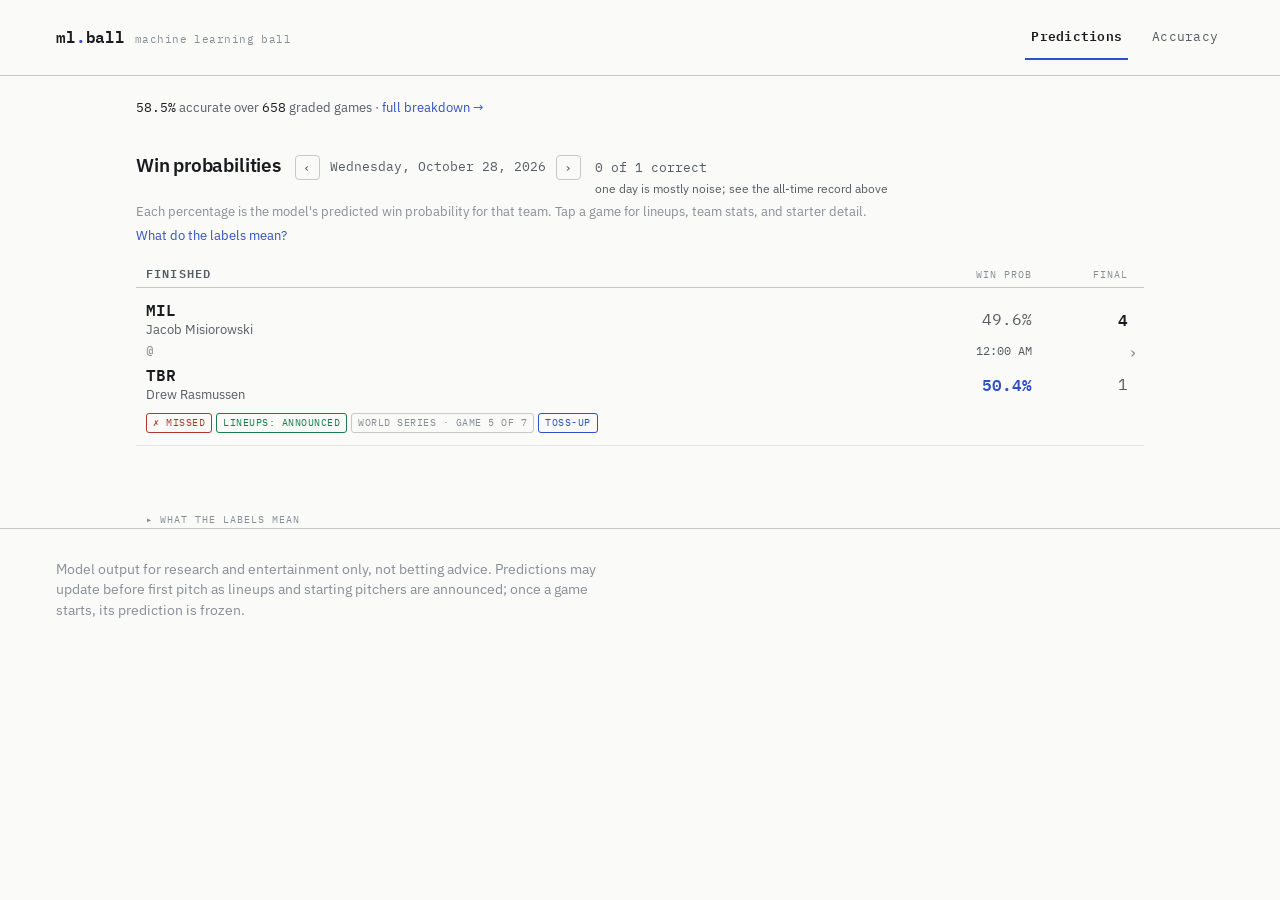
<file: index.html>
<!DOCTYPE html>
<html lang="en">
<head>
  <meta charset="utf-8" />
  <!-- Google tag (gtag.js) -->
  <script async src="https://www.googletagmanager.com/gtag/js?id=G-3453N0WTH1"></script>
  <script>
    window.dataLayer = window.dataLayer || [];
    function gtag(){dataLayer.push(arguments);}
    gtag('js', new Date());
    gtag('config', 'G-3453N0WTH1');
  </script>
  <meta name="viewport" content="width=device-width, initial-scale=1" />
  <title>ml.ball · MLB win probabilities</title>
  <meta name="description" content="Daily MLB win probabilities from a neural-network model. Every prediction is graded against final scores and published before first pitch." />
  <link rel="icon" href="data:image/svg+xml,<svg xmlns=%22http://www.w3.org/2000/svg%22 viewBox=%220 0 100 100%22><text y=%22.9em%22 font-size=%2290%22>⚾</text></svg>" />
  <link rel="preconnect" href="https://fonts.googleapis.com" />
  <link rel="preconnect" href="https://fonts.gstatic.com" crossorigin />
  <link href="https://fonts.googleapis.com/css2?family=IBM+Plex+Sans:wght@400;500;600&family=IBM+Plex+Mono:wght@400;500;600&display=swap" rel="stylesheet" />
  <link rel="stylesheet" href="assets/site.css?v=ccd7187d" />
</head>
<body>
  <header class="nav">
    <div class="brand-group">
      <a class="brand" href="./" title="machine learning ball · major league baseball">ml<span class="dot">.</span>ball</a>
      <span class="brand-sub">machine learning ball</span>
    </div>
    <nav class="tabs" aria-label="Site sections">
      <a class="tab active" href="./" aria-current="page">Predictions</a>
      <a class="tab" href="accuracy.html">Accuracy</a>
    </nav>
  </header>

  <main>
    <p class="record-line" id="record-line" hidden></p>

    <div class="section-head" id="today">
      <h2 id="slate-heading">Win probabilities</h2>
      <div class="date-nav" id="date-nav">
        <button type="button" class="nav-arrow" id="nav-prev" aria-label="Previous published date" disabled aria-disabled="true" style="display:none">‹</button>
        <span class="date" id="slate-date"></span>
        <button type="button" class="nav-arrow" id="nav-next" aria-label="Next published date" disabled aria-disabled="true" style="display:none">›</button>
        <a href="./" id="back-today" class="back-today" style="display:none">back to today →</a>
      </div>
      <span id="slate-status" class="sr-only" aria-live="polite"></span>
      <span class="day-record" id="day-record" style="display:none"><span class="day-record-count"></span><span class="day-record-note"></span></span>
    </div>
    <p class="slate-note" id="slate-note">Each percentage is the model's predicted win probability for that team. <span id="slate-note-tap">Tap a game for lineups, team stats, and starter detail.</span></p>
    <p class="slate-note legend-jump" id="legend-jump" hidden><a href="#chip-legend">What do the labels mean?</a></p>
    <div class="slate-list">
      <div class="slate-row slate-head" id="slate-head" hidden>
        <span class="col-label col-win">Win prob</span>
        <span class="col-label col-final">Final</span>
      </div>
      <section class="games" id="games"></section>
    </div>

    <details class="chip-legend" id="chip-legend" hidden>
      <summary>What the labels mean</summary>
      <div class="legend-rows">
        <div class="legend-row"><span class="flag win">✓ correct</span><span class="legend-text">the model's prediction was correct</span></div>
        <div class="legend-row"><span class="flag loss">✗ missed</span><span class="legend-text">it wasn't</span></div>
        <div class="legend-row"><span class="contested-chip">toss-up</span><span class="legend-text">the model's ten runs don't agree on a favorite: effectively a coin flip</span></div>
        <div class="legend-row"><span class="flag ok">lineups: announced</span><span class="legend-text">official starting lineups were posted before the prediction</span></div>
        <div class="legend-row"><span class="flag warn">lineups: projected</span><span class="legend-text">not posted yet, so the previous game's lineup was used</span></div>
        <div class="legend-row"><span class="flag warn">lineups: unavailable</span><span class="legend-text">no lineup data: league-average assumptions used</span></div>
        <div class="legend-row"><span class="flag warn">SP: TBD</span><span class="legend-text">a starting pitcher hadn't been named</span></div>
        <div class="legend-row"><span class="flag warn">SP: sources disagree</span><span class="legend-text">sources disagreed on the probable starter; the one shown was used</span></div>
        <div class="legend-row"><span class="flag">SP: single-source</span><span class="legend-text">the starter was named by only one source</span></div>
        <div class="legend-row"><span class="flag warn">low confidence</span><span class="legend-text">no named starter, a disputed starter, or a missing lineup: trust this number less</span></div>
      </div>
    </details>
  </main>

  <footer>
    <div class="disclaimer">
      Model output for research and entertainment only, not betting advice.
      Predictions may update before first pitch as lineups and starting
      pitchers are announced; once a game starts, its prediction is frozen.
    </div>
  </footer>

  <script src="assets/app.js?v=81176c9b" data-root="."></script>
</body>
</html>
</file>
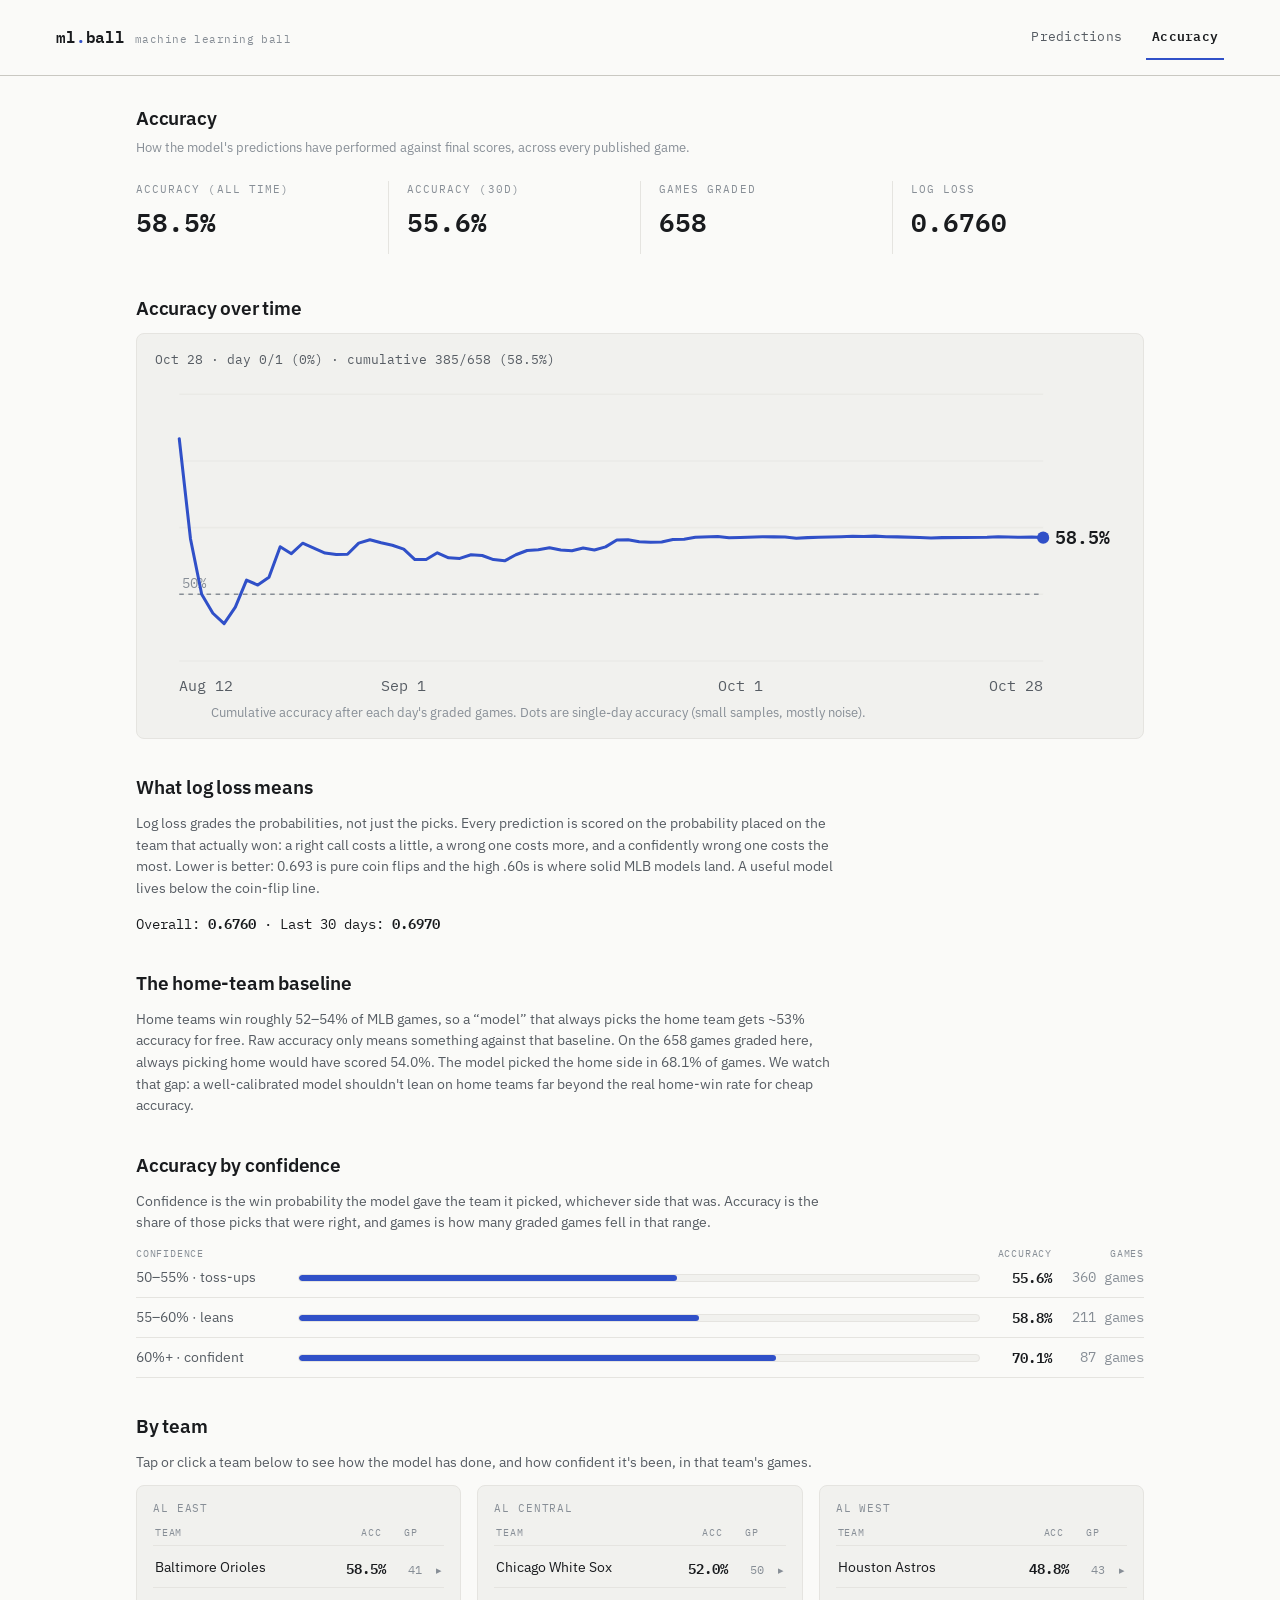
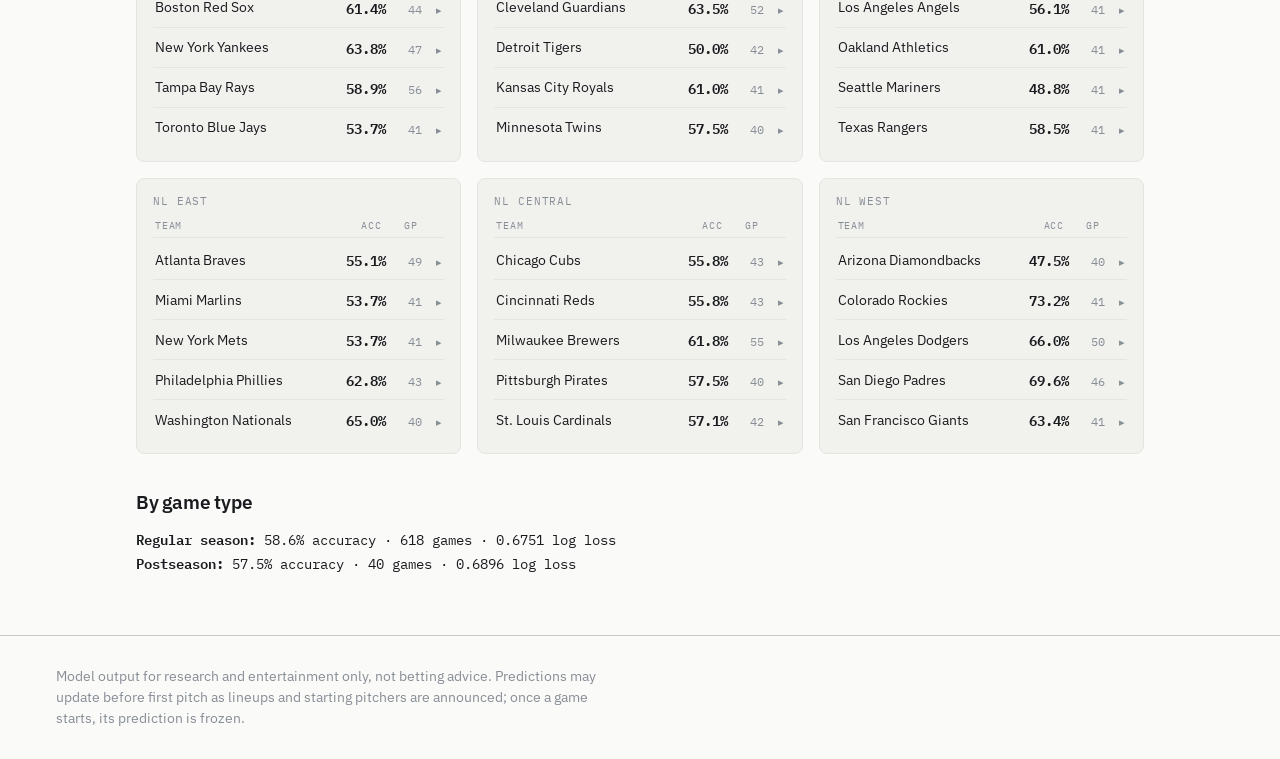
<file: accuracy.html>
<!DOCTYPE html>
<html lang="en">
<head>
  <meta charset="utf-8" />
  <!-- Google tag (gtag.js) -->
  <script async src="https://www.googletagmanager.com/gtag/js?id=G-3453N0WTH1"></script>
  <script>
    window.dataLayer = window.dataLayer || [];
    function gtag(){dataLayer.push(arguments);}
    gtag('js', new Date());
    gtag('config', 'G-3453N0WTH1');
  </script>
  <meta name="viewport" content="width=device-width, initial-scale=1" />
  <title>Accuracy · ml.ball</title>
  <meta name="description" content="How accurate are ml.ball's MLB win-probability predictions? Track record, calibration, and per-team breakdowns." />
  <link rel="icon" href="data:image/svg+xml,<svg xmlns=%22http://www.w3.org/2000/svg%22 viewBox=%220 0 100 100%22><text y=%22.9em%22 font-size=%2290%22>⚾</text></svg>" />
  <link rel="preconnect" href="https://fonts.googleapis.com" />
  <link rel="preconnect" href="https://fonts.gstatic.com" crossorigin />
  <link href="https://fonts.googleapis.com/css2?family=IBM+Plex+Sans:wght@400;500;600&family=IBM+Plex+Mono:wght@400;500;600&display=swap" rel="stylesheet" />
  <link rel="stylesheet" href="assets/site.css?v=ccd7187d" />
</head>
<body>
  <header class="nav">
    <div class="brand-group">
      <a class="brand" href="./" title="machine learning ball · major league baseball">ml<span class="dot">.</span>ball</a>
      <span class="brand-sub">machine learning ball</span>
    </div>
    <nav class="tabs" aria-label="Site sections">
      <a class="tab" href="./">Predictions</a>
      <a class="tab active" href="accuracy.html" aria-current="page">Accuracy</a>
    </nav>
  </header>

  <main id="accuracy-page">
    <div class="section-head">
      <h2>Accuracy</h2>
    </div>
    <p class="slate-note">How the model's predictions have performed against final scores, across every published game.</p>

    <section class="record-strip" aria-label="Track record">
      <div class="stat"><div class="label">Accuracy (all time)</div><div class="value" id="acc-stat-acc">-</div></div>
      <div class="stat"><div class="label">Accuracy (30d)</div><div class="value" id="acc-stat-30d">-</div></div>
      <div class="stat"><div class="label">Games graded</div><div class="value" id="acc-stat-n">-</div></div>
      <div class="stat"><div class="label">Log loss</div><div class="value" id="acc-stat-ll">-</div></div>
    </section>

    <section class="acc-section" aria-label="Accuracy over time">
      <h2>Accuracy over time</h2>
      <div class="acc-history-panel" id="acc-history-panel"></div>
    </section>

    <section class="acc-section" aria-label="What log loss means">
      <h2>What log loss means</h2>
      <p class="acc-explainer">Log loss grades the probabilities, not just the picks. Every prediction is scored on the probability placed on the team that actually won: a right call costs a little, a wrong one costs more, and a confidently wrong one costs the most. Lower is better: 0.693 is pure coin flips and the high .60s is where solid MLB models land. A useful model lives below the coin-flip line.</p>
      <div id="acc-logloss-stats"></div>
    </section>

    <section class="acc-section" aria-label="The home-team baseline">
      <h2>The home-team baseline</h2>
      <div id="acc-home-baseline"></div>
    </section>

    <section class="acc-section" aria-label="Accuracy by confidence">
      <h2>Accuracy by confidence</h2>
      <p class="acc-explainer">Confidence is the win probability the model gave the team it picked, whichever side that was. Accuracy is the share of those picks that were right, and games is how many graded games fell in that range.</p>
      <div class="acc-conf-head" id="acc-confidence-head" aria-hidden="true" hidden>
        <div class="acc-conf-head-label">Confidence</div>
        <div class="acc-conf-head-bar"></div>
        <div class="acc-conf-head-value">Accuracy</div>
        <div class="acc-conf-head-n">Games</div>
      </div>
      <div id="acc-confidence-rows"></div>
    </section>

    <section class="acc-section" aria-label="Accuracy by team">
      <h2>By team</h2>
      <p class="acc-explainer">Tap or click a team below to see how the model has done, and how confident it's been, in that team's games.</p>
      <div class="acc-team-panels" id="acc-team-panels"></div>
      <p class="stale-note" id="acc-team-stale" hidden>Not available yet. Check back soon.</p>
    </section>
  </main>

  <footer>
    <div class="disclaimer">
      Model output for research and entertainment only, not betting advice.
      Predictions may update before first pitch as lineups and starting
      pitchers are announced; once a game starts, its prediction is frozen.
    </div>
  </footer>

  <script src="assets/app.js?v=81176c9b" data-root="."></script>
</body>
</html>
</file>
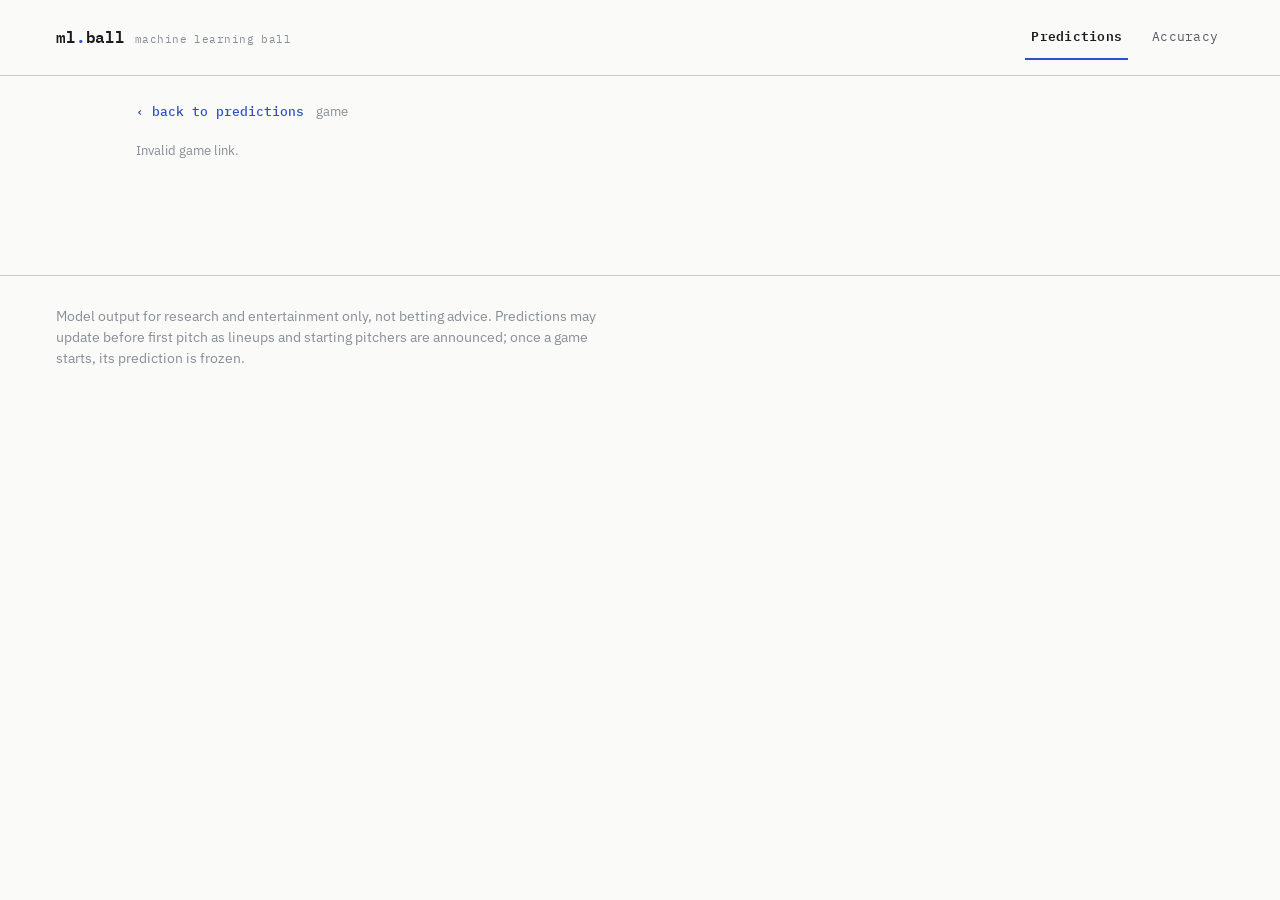
<file: game.html>
<!DOCTYPE html>
<html lang="en">
<head>
  <meta charset="utf-8" />
  <!-- Google tag (gtag.js) -->
  <script async src="https://www.googletagmanager.com/gtag/js?id=G-3453N0WTH1"></script>
  <script>
    window.dataLayer = window.dataLayer || [];
    function gtag(){dataLayer.push(arguments);}
    gtag('js', new Date());
    gtag('config', 'G-3453N0WTH1');
  </script>
  <meta name="viewport" content="width=device-width, initial-scale=1" />
  <title>Game · ml.ball</title>
  <link rel="icon" href="data:image/svg+xml,<svg xmlns=%22http://www.w3.org/2000/svg%22 viewBox=%220 0 100 100%22><text y=%22.9em%22 font-size=%2290%22>⚾</text></svg>" />
  <link rel="preconnect" href="https://fonts.googleapis.com" />
  <link rel="preconnect" href="https://fonts.gstatic.com" crossorigin />
  <link href="https://fonts.googleapis.com/css2?family=IBM+Plex+Sans:wght@400;500;600&family=IBM+Plex+Mono:wght@400;500;600&display=swap" rel="stylesheet" />
  <link rel="stylesheet" href="assets/site.css?v=ccd7187d" />
</head>
<body>
  <header class="nav">
    <div class="brand-group">
      <a class="brand" href="./" title="machine learning ball · major league baseball">ml<span class="dot">.</span>ball</a>
      <span class="brand-sub">machine learning ball</span>
    </div>
    <nav class="tabs" aria-label="Site sections">
      <a class="tab active" href="./">Predictions</a>
      <a class="tab" href="accuracy.html">Accuracy</a>
    </nav>
  </header>

  <main class="game-detail">
    <div class="back-nav">
      <a href="./" id="crumb-home" class="back-link">‹ back to predictions</a>
      <span class="back-nav-matchup" id="crumb">game</span>
    </div>

    <section id="game-header" class="game-header"></section>

    <div id="game-sticky"></div>

    <div id="detail-empty" class="detail-empty" style="display:none"></div>

    <section id="lineups" class="detail-section"></section>
    <section id="sp-detail" class="detail-section"></section>
    <section id="team-stats" class="detail-section"></section>
    <section id="recent-form" class="detail-section"></section>
  </main>

  <footer>
    <div class="disclaimer">
      Model output for research and entertainment only, not betting advice.
      Predictions may update before first pitch as lineups and starting
      pitchers are announced; once a game starts, its prediction is frozen.
    </div>
  </footer>

  <script src="assets/app.js?v=81176c9b" data-root="."></script>
</body>
</html>
</file>
<file: assets/site.css>
/* ml.ball design system — "Ledger": light lab-report, IBM Plex Sans + Plex
   Mono, hairlines only, single cobalt accent + semantic win/loss/warning. */

:root {
  --paper: #fafaf8;
  --paper-2: #f1f1ee;
  --ink: #191b1e;
  --muted: #565c63;
  --faint: #878e96;
  --rule: #e5e4e0;
  --rule-strong: #c9c8c2;
  --accent: #3050c8;
  --win: #1a7f4e;
  --loss: #b3372f;
  --warn: #9a6b00;
  --radius: 8px;
  --nav-h: 64px;
  /* the live .nav element overwrites --nav-h on document.documentElement
     (updateNavHeightVar/initNavHeightSync in app.js), so this fallback only
     governs first paint before JS runs; --sticky-top is the single pin point
     every sticky element below the nav uses, with 8px of deliberate
     breathing room so a sticky bar reads as its own element rather than
     flush against the nav's bottom rule. */
  --sticky-top: calc(var(--nav-h, 64px) + 8px);
  --font-sans: "IBM Plex Sans", ui-sans-serif, system-ui, sans-serif;
  --font-mono: "IBM Plex Mono", ui-monospace, "SF Mono", Menlo, monospace;
  color-scheme: light;
}

* { box-sizing: border-box; }

html { scroll-behavior: smooth; }

body {
  margin: 0;
  background: var(--paper);
  color: var(--ink);
  font-family: var(--font-sans);
  font-size: 15px;
  line-height: 1.55;
  -webkit-font-smoothing: antialiased;
}

a { color: var(--accent); text-decoration: none; }
a:hover { text-decoration: underline; text-underline-offset: 3px; }

code, .mono { font-family: var(--font-mono); font-size: 0.92em; }

/* ---------- nav ---------- */

.nav {
  display: flex;
  align-items: center;
  justify-content: space-between;
  gap: 28px;
  padding: 15px clamp(20px, 5vw, 56px);
  border-bottom: 1px solid var(--rule-strong);
  backdrop-filter: blur(8px);
  position: sticky;
  top: 0;
  background: color-mix(in srgb, var(--paper) 94%, transparent);
  z-index: 10;
}

.brand-group { display: flex; align-items: baseline; gap: 10px; min-width: 0; }

.nav .brand {
  font-family: var(--font-mono);
  font-weight: 600;
  font-size: 16px;
  letter-spacing: -0.01em;
  color: var(--ink);
}
.nav .brand:hover { text-decoration: none; }
.nav .brand .dot { color: var(--accent); }

.brand-sub {
  font-family: var(--font-mono);
  font-size: 11px;
  color: var(--faint);
  letter-spacing: 0.04em;
  white-space: nowrap;
}

@media (max-width: 560px) {
  .brand-sub { display: none; }
}

/* ---------- page nav (index.html / accuracy.html, in-header) ---------- */

.tabs {
  display: flex;
  align-items: center;
  gap: 18px;
  flex-shrink: 0;
}

.tab {
  font-family: var(--font-mono);
  font-size: 12.5px;
  letter-spacing: 0.02em;
  color: var(--muted);
  display: inline-flex;
  align-items: center;
  padding: 12px 6px;
  border-bottom: 2px solid transparent;
}
.tab:hover { color: var(--ink); text-decoration: none; }
.tab.active { color: var(--ink); font-weight: 600; border-bottom-color: var(--accent); }
.tab:focus-visible { outline: 2px solid var(--accent); outline-offset: -2px; }

/* ---------- record strip ---------- */

.record-strip {
  max-width: 1120px;
  margin: 0 auto;
  padding: 24px clamp(20px, 5vw, 56px) 6px;
  display: grid;
  grid-template-columns: repeat(auto-fit, minmax(140px, 1fr));
}

.stat { padding: 0 18px 12px 0; }
.stat + .stat { border-left: 1px solid var(--rule); padding-left: 18px; }
.stat .label { font-family: var(--font-mono); font-size: 10.5px; letter-spacing: 0.1em; text-transform: uppercase; color: var(--faint); }
.stat .value { font-family: var(--font-mono); font-variant-numeric: tabular-nums; font-size: 26px; font-weight: 600; margin-top: 4px; color: var(--ink); }
.stat .value small { font-size: 14px; color: var(--muted); font-weight: 400; }

/* ---------- games grid ---------- */

.section-head {
  max-width: 1120px;
  margin: 0 auto;
  padding: 28px clamp(20px, 5vw, 56px) 4px;
  display: flex;
  align-items: baseline;
  gap: 14px;
  flex-wrap: wrap;
}
.section-head h2 {
  font-family: var(--font-sans);
  font-size: 19px;
  font-weight: 600;
  letter-spacing: -0.01em;
  margin: 0;
  color: var(--ink);
}
.section-head .date { font-family: var(--font-mono); color: var(--muted); font-size: 13px; }

.slate-note {
  max-width: 1120px;
  margin: 0 auto;
  padding: 0 clamp(20px, 5vw, 56px);
  color: var(--faint);
  font-size: 12.5px;
}

.record-line {
  max-width: 1120px;
  margin: 0 auto;
  padding: 22px clamp(20px, 5vw, 56px) 4px;
  color: var(--muted);
  font-size: 13px;
}
/* defensive, mirroring .legend-jump[hidden]'s own reasoning — no author
   `display` rule is set on .record-line itself, so the UA [hidden] rule
   should already apply, but this guards against that ever changing. */
.record-line[hidden] { display: none; }
.record-line .record-line-num {
  font-family: var(--font-mono);
  font-variant-numeric: tabular-nums;
  color: var(--ink);
}

.legend-jump { margin-top: 4px; }
/* defensive, mirroring .chip-legend[hidden]'s own reasoning — no author
   `display` rule is set on .legend-jump itself, so the UA [hidden] rule
   should already apply, but this guards against that ever changing. */
.legend-jump[hidden] { display: none; }

.date-nav { display: flex; align-items: center; gap: 10px; font-family: var(--font-mono); font-size: 13px; color: var(--muted); }

.nav-arrow {
  font-family: var(--font-mono);
  font-size: 13px;
  line-height: 1;
  color: var(--muted);
  background: none;
  border: 1px solid var(--rule-strong);
  border-radius: 4px;
  width: 25px;
  height: 25px;
  display: inline-flex;
  align-items: center;
  justify-content: center;
  padding: 0;
  cursor: pointer;
}
.nav-arrow:hover:not(:disabled) { border-color: var(--ink); color: var(--ink); }
.nav-arrow:focus-visible { outline: 2px solid var(--accent); outline-offset: 1px; }
.nav-arrow:disabled {
  opacity: 0.35;
  cursor: not-allowed;
  color: var(--faint);
}

.back-today { font-size: 13px; color: var(--accent); white-space: nowrap; }
.back-today:focus-visible { outline: 2px solid var(--accent); outline-offset: 2px; }

.day-record {
  display: flex;
  flex-direction: column;
  gap: 2px;
  max-width: 100%;
}
.day-record-count { font-family: var(--font-mono); color: var(--muted); font-size: 13px; }
.day-record-note { font-family: var(--font-sans); color: var(--muted); font-size: 12px; }

/* visually hidden but still announced by screen readers (used for the
   polite live-region status next to the date line, since #games itself
   is no longer a live region — see site.css .games / app.js renderDashboard) */
.sr-only {
  position: absolute;
  width: 1px;
  height: 1px;
  padding: 0;
  margin: -1px;
  overflow: hidden;
  clip: rect(0, 0, 0, 0);
  white-space: nowrap;
  border: 0;
}

/* ---------- ledger slate (home page game list) ---------- */

.slate-list {
  max-width: 1120px;
  margin: 0 auto;
  padding: 6px clamp(20px, 5vw, 56px) 56px;
}

.games { display: block; }

.slate-row {
  display: grid;
  grid-template-columns: minmax(0, 1fr) auto auto;
  grid-template-areas:
    "away apct aruns"
    "mid  mid  ."
    "home hpct hruns"
    "flags flags flags";
  column-gap: 16px;
  align-items: start;
  padding: 12px 16px 12px 10px;
  border-bottom: 1px solid var(--rule);
  color: inherit;
}
a.slate-row:hover { background: var(--paper-2); text-decoration: none; }
a.slate-row:focus-visible { outline: 2px solid var(--accent); outline-offset: -2px; }

/* chevron affordance: CSS-only — matches only an actual <a class="slate-row">
   link (never a plain <div class="slate-row"> row for a date without
   details, and never #slate-head, which is a <div>). Placed as a grid item
   on the mid (@ + time) row, in the "." cell of the runs column
   (grid-template-areas "mid mid ." above) — vertically it lines up with the
   @/time line rather than the row's vertical center (which sits lower, past
   the flags line). `width: 0` + `overflow: visible` keeps the box from
   contributing to the runs column's own width — the glyph itself overflows
   rightward into the row's 16px right padding gutter, landing at the same
   x position the old absolutely-positioned chevron used. */
a.slate-row::after {
  content: "›" / "";
  grid-row: 2;
  grid-column: 3;
  justify-self: end;
  align-self: center;
  width: 0;
  overflow: visible;
  white-space: nowrap;
  font-family: var(--font-mono);
  color: var(--faint);
  font-size: 16px;
}
a.slate-row:hover::after { color: var(--accent); }

/* minimal column-header row (#slate-head) — shares .slate-row's own grid
   template so its two labels sit exactly over the pct/runs columns below;
   rows 2-4 of that template stay empty here, so the row collapses to a
   single visible line. Shown only when the slate renders as one flat list:
   a bucketed slate gives every section header the same labels instead (see
   .slate-section-label below and setSlateHeadVisible in app.js). */
.slate-head {
  padding: 0 16px 6px 10px;
  border-bottom-color: var(--rule-strong);
}
/* .slate-row's own `display: grid` is an author rule, so it otherwise beats
   the [hidden] UA rule's `display: none` on origin priority alone (a
   same-specificity author-vs-UA tie always goes to the author) — restated
   here to make the `el.hidden = true` toggle in setSlateHeadVisible actually
   hide the element. */
.slate-head[hidden] { display: none; }
/* the column labels themselves are shared by both carriers — the global
   #slate-head row and each per-bucket .slate-section-label header — since
   both sit on .slate-row's grid and only differ in which of them is on
   screen. Unscoped so the two can't drift apart. */
.col-label {
  font-family: var(--font-mono);
  font-size: 10px;
  letter-spacing: 0.1em;
  text-transform: uppercase;
  color: var(--faint);
  text-align: right;
  align-self: end;
}
.col-win { grid-area: apct; }
.col-final { grid-area: aruns; min-width: 80px; }

/* fully-ungraded slate: the FINAL column has nothing to show (times moved
   into the mid-line separator), so collapse its reserved width and hide the
   header label — set/removed on #games and #slate-head each render (see
   renderDashboard). Slates with at least one graded game keep the default
   80px reservation above so mixed slates stay column-aligned. The width
   half of this has to reach the per-bucket section headers inside #games
   too, since each of them reserves the same runs column its own rows do
   (slateSectionHeadHtml) and would otherwise hold 80px open while the rows
   under it collapsed to nothing. The label half doesn't: only the finished
   bucket is ever given a FINAL label, and that bucket is non-empty under
   exactly the condition (some game has a final score) that keeps .no-finals
   off in the first place, so a section header's cell is empty here anyway. */
.no-finals .runs-cell, .no-finals .col-final, .slate-head.no-finals .col-final { min-width: 0; }
.slate-head.no-finals .col-final { display: none; }

/* slate section header (slateSectionHeadHtml in app.js) — heads the
   upcoming / finished / in-progress sections, one above every non-empty
   bucket, a single-bucket day included. It carries .slate-row too, so
   the bucket name and its column labels ride the same grid as the rows
   beneath and land over the columns they name; its horizontal padding
   therefore has to match .slate-row's own (10px left, 16px right) or the
   labels drift off their columns. Each header lives inside its own
   <section class="slate-section"> wrapping that bucket's rows, so position:
   sticky constrains it to that bucket alone — it sticks under the nav while
   its own rows scroll past, then gets pushed out by the next section
   instead of the three piling up on top of each other (which is what
   happens if a sticky element's containing block is shared with its
   siblings). */
.slate-section-label {
  position: sticky;
  top: var(--sticky-top);
  z-index: 3;
  background: var(--paper);
  /* --sticky-top is nav height + 8px, and unlike the shadowed floating
     .game-sticky bar this header is flat and full-width, so that 8px reads as
     a transparent slot with row text scrolling through it. Paint it with the
     page background instead of moving the shared pin point. */
  box-shadow: 0 -8px 0 var(--paper);
  padding: 14px 16px 4px 10px;
  border-bottom: 1px solid var(--rule-strong);
}
/* the bucket name keeps the mono uppercase letter-spaced treatment this
   header has always had, but it lives on the name itself rather than on the
   container: as a container rule it inherited into the .col-label spans and
   overrode their lighter, smaller look (weight above all). */
.slate-section-label .section-name {
  grid-area: away;
  font-family: var(--font-mono);
  font-size: 11.5px;
  font-weight: 600;
  letter-spacing: 0.1em;
  text-transform: uppercase;
  color: var(--muted);
  align-self: end;
}

.team-cell { display: flex; flex-direction: column; gap: 1px; min-width: 0; }
.mcode { font-family: var(--font-mono); font-weight: 600; font-size: 16px; line-height: 1.2; color: var(--ink); }
.team-cell .sp { font-size: 12.5px; color: var(--muted); white-space: nowrap; overflow: hidden; text-overflow: ellipsis; max-width: 100%; }
.slate-row .team-cell.away { grid-area: away; }
.slate-row .team-cell.home { grid-area: home; }

.code-line { display: flex; align-items: baseline; }

/* separator row between a ledger row's away/home lines — carries the "@" of
   the standard "AWAY @ HOME" notation plus, whenever the start time is
   known (graded or not), that time right-aligned at the win-prob column
   edge (see .game-time below). Spans the away+apct columns
   (grid-template-areas "mid mid ."), leaving the FINAL column untouched. */
.slate-row .mid-line {
  grid-area: mid;
  display: flex;
  justify-content: space-between;
  align-items: baseline;
  padding: 3px 0 4px;
}
.at-sep {
  font-family: var(--font-mono);
  font-size: 13px;
  color: var(--faint);
  line-height: 1;
}

.pct-cell {
  font-family: var(--font-mono);
  font-size: 16px;
  line-height: 1.2;
  font-variant-numeric: tabular-nums;
  text-align: right;
  white-space: nowrap;
  color: var(--muted);
  font-weight: 400;
}
.pct-cell.fav { color: var(--accent); font-weight: 600; }
.slate-row .pct-cell { grid-area: apct; align-self: center; }
.slate-row .pct-cell.home { grid-area: hpct; }

.row-flags { grid-area: flags; display: flex; gap: 4px; flex-wrap: wrap; margin-top: 8px; }
.row-flags .contested-chip { margin: 0; }

.runs-cell {
  font-family: var(--font-mono);
  font-size: 16px;
  line-height: 1.2;
  font-variant-numeric: tabular-nums;
  text-align: right;
  white-space: nowrap;
  min-width: 80px;
  color: var(--ink);
  font-weight: 600;
}
.runs-cell.muted { color: var(--muted); font-weight: 400; }
.slate-row .runs-cell { grid-area: aruns; align-self: center; }
.slate-row .runs-cell.home { grid-area: hruns; }

/* game's start time (shown whether or not the game is graded) — rides the
   mid separator row alongside the "@" (see .mid-line above), right-aligned
   at the win-prob column edge via .mid-line's own flex layout; no longer
   independently grid-positioned. */
.game-time {
  font-family: var(--font-mono);
  font-size: 12px;
  color: var(--muted);
}

/* legacy matchup/team layout — .matchup/.at are shared with the next-day
   preview cards (previewGameCard, which now stacks .team-cell/.mcode/.sp
   inside it for visual consistency with the ledger row above); .team/.code/
   .pct are used only by game.html's win-probability header
   (renderGameHeaderHtml) */

.matchup {
  display: flex;
  justify-content: space-between;
  align-items: center;
  margin-bottom: 4px;
}
.matchup .team-cell.away { align-items: flex-start; }
.matchup .team-cell.home { align-items: flex-end; text-align: right; }
.matchup .team-cell .sp { max-width: 140px; }
.team { display: flex; flex-direction: column; gap: 2px; min-width: 0; }
.team.away { align-items: flex-start; }
.team.home { align-items: flex-end; text-align: right; }
.team .code { font-family: var(--font-mono); font-weight: 600; font-size: 20px; letter-spacing: 0.01em; color: var(--ink); }
.team .sp { font-size: 12.5px; color: var(--muted); white-space: nowrap; overflow: hidden; text-overflow: ellipsis; max-width: 140px; }
.at { color: var(--faint); font-size: 13px; padding: 0 10px; }

.team .pct { font-family: var(--font-mono); font-size: 15px; font-weight: 600; }
.pct.fav { color: var(--accent); }
.pct.dog { color: var(--muted); font-weight: 400; }

.contested-chip {
  display: inline-block;
  font-family: var(--font-mono);
  font-size: 10px;
  letter-spacing: 0.05em;
  text-transform: uppercase;
  color: var(--accent);
  border: 1px solid var(--accent);
  border-radius: 3px;
  padding: 1.5px 6px;
  margin: 2px 0 6px;
  white-space: nowrap;
}

.flags { display: flex; gap: 6px; flex-wrap: wrap; min-height: 22px; }
.flag {
  display: inline-block;
  font-size: 10px;
  font-family: var(--font-mono);
  letter-spacing: 0.05em;
  text-transform: uppercase;
  border-radius: 3px;
  padding: 1.5px 6px;
  border: 1px solid var(--rule-strong);
  color: var(--faint);
  white-space: nowrap;
}
.flag.warn { color: var(--warn); border-color: var(--warn); }
.flag.win, .flag.result-win { color: var(--win); border-color: var(--win); }
.flag.ok { color: var(--win); border-color: var(--win); }
.flag.loss, .flag.result-loss { color: var(--loss); border-color: var(--loss); }
.flag.quiet { color: var(--faint); border-color: var(--rule); }
.flag.ps-tag { color: var(--accent); border-color: var(--accent); margin-left: 4px; }

/* ---------- chip legend (collapsible, index.html) ---------- */

.chip-legend {
  max-width: 1120px;
  margin: 10px auto 0;
  padding: 0 calc(clamp(20px, 5vw, 56px) + 10px);
  scroll-margin-top: calc(var(--nav-h, 64px) + 12px);
}
/* defensive, mirroring .slate-head[hidden]'s own reasoning — no author
   `display` rule is set on .chip-legend itself, so the UA [hidden] rule
   should already apply, but this guards against that ever changing. */
.chip-legend[hidden] { display: none; }
.chip-legend summary {
  cursor: pointer;
  font-family: var(--font-mono);
  font-size: 10px;
  letter-spacing: 0.1em;
  text-transform: uppercase;
  color: var(--faint);
  list-style: none;
}
.chip-legend summary::-webkit-details-marker { display: none; }
.chip-legend summary::before { content: "▸ " / ""; }
.chip-legend[open] summary::before { content: "▾ " / ""; }
.chip-legend summary:hover { color: var(--muted); }
.chip-legend summary:focus-visible { outline: 2px solid var(--accent); outline-offset: 2px; }
.legend-rows {
  display: grid;
  gap: 7px 0;
  padding: 10px 0 4px;
}
/* fixed 200px label column so every description starts at the same x —
   200px comfortably clears the widest chips ("SP: SOURCES DISAGREE" /
   "LINEUPS: UNAVAILABLE", both 20 chars at 10px IBM Plex Mono: ~120px of
   glyph advance + ~10px letter-spacing + 12px padding + 2px border ≈ 144px). */
.legend-row { display: grid; grid-template-columns: 200px 1fr; gap: 2px 12px; align-items: baseline; }
.legend-row > :first-child { justify-self: start; }
.legend-row .contested-chip { margin: 0; }
.legend-text { font-size: 12.5px; color: var(--muted); }

/* nested inside #games (a block container) rather than replacing it —
   span the full row width instead of collapsing into a grid column */
.empty-state { color: var(--muted); }
.empty-state .box {
  border: 1px dashed var(--rule-strong);
  border-radius: var(--radius);
  padding: 40px;
  text-align: center;
}

/* ---------- next-day preview ---------- */

.preview-banner {
  display: flex;
  align-items: center;
  gap: 10px;
  flex-wrap: wrap;
  border: 1px dashed var(--rule-strong);
  border-radius: var(--radius);
  background: var(--paper-2);
  padding: 12px 16px;
  margin-bottom: 4px;
}
.preview-banner-tag {
  font-family: var(--font-mono);
  font-size: 11px;
  font-weight: 600;
  letter-spacing: 0.08em;
  text-transform: uppercase;
  color: var(--warn);
  border: 1px solid var(--warn);
  border-radius: 999px;
  padding: 2px 10px;
  white-space: nowrap;
}
.preview-banner-copy { color: var(--muted); font-size: 13.5px; }
.preview-banner-updated { color: var(--faint); font-size: 12px; font-family: var(--font-mono); flex-basis: 100%; }

/* preview rows (previewGameCard) reuse .slate-row's grid wholesale — same
   away/apct/aruns, mid, home/hpct/hruns, flags areas — plus one full-width
   row under each team's line (adet/hdet) for that starter's own collapsed
   season expander. One shared expander at the bottom of the row read as if
   it belonged to both teams; a row per starter keeps each table attached to
   the pitcher's line directly above it. The FINAL column (aruns/hruns) is
   simply never given content here (a preview never has a result), so that
   grid track collapses to zero width on its own, same as any other empty
   grid track. */
.preview-row {
  grid-template-areas:
    "away apct aruns"
    "adet adet adet"
    "mid  mid  ."
    "home hpct hruns"
    "hdet hdet hdet"
    "flags flags flags";
  /* dashed, not solid: the same preview-vs-prediction cue the old
     .preview-card border used, now carried by the row rhythm instead of a
     card edge. */
  border-bottom-style: dashed;
  border-bottom-color: var(--rule-strong);
}

/* records + venue collapsed into one line (previewGameCard's metaHtml),
   stacked above the flag chips inside the row's own "flags" grid area
   rather than claiming a template row of its own. */
.preview-foot {
  grid-area: flags;
  display: flex;
  flex-direction: column;
  gap: 6px;
  margin-top: 8px;
}
.preview-foot .meta-row { font-size: 13px; }
.preview-foot .row-flags { margin-top: 0; }

/* the small "ERA" unit label riding a preview row's pct-cell (previewEraHtml)
   — the column has no dedicated header on this page (see the #slate-head
   discussion in app.js), so the unit rides every cell instead. */
.pct-cell .pct-unit {
  font-size: 10px;
  font-weight: 400;
  letter-spacing: 0.04em;
  text-transform: uppercase;
  color: var(--faint);
  margin-left: 3px;
}

/* collapsed season expander, one per starter (previewGameCard) — summary
   styling mirrors #chip-legend's own disclosure triangle so the two
   collapsible affordances on the site read as the same control. min-width: 0
   keeps a wide expanded table from growing the row's auto tracks out from
   under the two team lines instead of scrolling inside .table-scroll. */
.preview-det { margin-top: 4px; min-width: 0; }
.preview-det.away { grid-area: adet; }
.preview-det.home { grid-area: hdet; }
.preview-det summary {
  cursor: pointer;
  font-family: var(--font-mono);
  font-size: 10px;
  letter-spacing: 0.1em;
  text-transform: uppercase;
  color: var(--faint);
  list-style: none;
}
.preview-det summary::-webkit-details-marker { display: none; }
.preview-det summary::before { content: "▸ " / ""; }
.preview-det[open] summary::before { content: "▾ " / ""; }
.preview-det summary:hover { color: var(--muted); }
.preview-det summary:focus-visible { outline: 2px solid var(--accent); outline-offset: 2px; }

/* the 6-column season table spans the whole row width (a ledger row is much
   narrower than game.html's .detail-grid) and keeps .table-scroll's
   max-width: 100%, so at 360px it wraps/scrolls within the row rather than
   widening it. */
.preview-det-body { padding-top: 8px; }
.preview-det-body .lineup-table { margin-top: 4px; }

/* ---------- footer ---------- */

footer {
  border-top: 1px solid var(--rule-strong);
  padding: 30px clamp(20px, 5vw, 56px);
  color: var(--faint);
  font-size: 13.5px;
  display: flex;
  gap: 20px;
  flex-wrap: wrap;
  justify-content: space-between;
}
footer a { color: var(--muted); }

.disclaimer { max-width: 560px; }

/* ---------- game detail ---------- */

.game-detail {
  max-width: 1120px;
  margin: 0 auto;
  padding: 26px clamp(20px, 5vw, 56px) 80px;
}

.back-nav {
  display: flex;
  align-items: baseline;
  flex-wrap: wrap;
  gap: 4px 12px;
  margin-bottom: 18px;
}
.back-link {
  font-family: var(--font-mono);
  font-size: 13px;
  font-weight: 500;
  color: var(--accent);
  white-space: nowrap;
}
.back-link:hover { text-decoration: underline; }
.back-link:focus-visible { outline: 2px solid var(--accent); outline-offset: 2px; }
.back-nav-matchup { font-size: 13px; color: var(--faint); }

.game-header { margin-bottom: 10px; }

.micro-label {
  font-family: var(--font-mono);
  font-size: 11px;
  letter-spacing: 0.08em;
  text-transform: uppercase;
  color: var(--faint);
  margin: 0 0 6px;
}

.detail-section { margin: 34px 0; }
.detail-section h2 {
  font-family: var(--font-sans);
  font-size: 19px;
  font-weight: 600;
  letter-spacing: -0.01em;
  margin: 0 0 12px;
  color: var(--ink);
}
.detail-section h3 {
  font-family: var(--font-sans);
  font-size: 15px;
  font-weight: 600;
  margin: 0 0 10px;
  color: var(--ink);
}
.team-tag { color: var(--ink); font-weight: 600; }

/* Compact two-option switch that sits next to the numbers it changes: the
   lineup drop-downs (.row-seg) and the team stats header (.stats-seg). */
.seg {
  display: flex;
  width: fit-content;
  max-width: 100%;
  border: 1px solid var(--rule-strong);
  border-radius: var(--radius);
}
.seg-tab {
  appearance: none;
  margin: 0;
  padding: 4px 9px;
  border: 0;
  background: transparent;
  color: var(--muted);
  font-family: var(--font-mono);
  font-size: 11px;
  line-height: 14px;
  font-weight: 500;
  letter-spacing: 0.03em;
  cursor: pointer;
}
.seg-tab:first-child { border-radius: calc(var(--radius) - 1px) 0 0 calc(var(--radius) - 1px); }
.seg-tab:last-child { border-radius: 0 calc(var(--radius) - 1px) calc(var(--radius) - 1px) 0; }
.seg-tab + .seg-tab { border-left: 1px solid var(--rule-strong); }
.seg-tab:hover { background: var(--paper-2); color: var(--ink); }
.seg-tab[aria-selected="true"] { background: var(--accent); color: var(--paper); }
.seg-tab:focus-visible { outline: 2px solid var(--accent); outline-offset: 2px; }
/* the drop-down's strip: full width, equal-width cells that never wrap */
.row-seg { width: 100%; margin: 0 0 10px; }
.row-seg .seg-tab { flex: 1 1 0; padding: 4px 4px; text-align: center; white-space: nowrap; }

/* Team stats pinned bar (postseason games only): the section heading with the
   season | postseason switch pushed to its right, on one line. Pinned like the
   lineup thead: same top (just under the win-prob bar, or under the nav while
   that bar is tucked) and a z-index below .game-sticky's 5. It sticks inside
   #team-stats only, so it scrolls away with the section. Opaque, and the -8px
   shadow paints the 8px gap above the pin point the way .slate-section-label
   does. */
.stats-scope-bar {
  position: sticky;
  top: var(--detail-sticky-top, var(--sticky-top));
  z-index: 4;
  display: flex;
  align-items: center;
  gap: 10px;
  margin: 0 0 8px;
  padding: 4px 0 3px;
  background: var(--paper);
  box-shadow: 0 -8px 0 var(--paper);
}
.stats-scope-bar h2 { flex: none; margin: 0; line-height: 1.2; white-space: nowrap; }
/* the switch shrinks with the bar instead of overflowing it (tabs clip with an
   ellipsis as a last resort); the narrow-screen padding keeps them whole down
   to 320px */
.stats-scope-bar .seg { min-width: 0; margin-left: auto; }
.stats-scope-bar .seg-tab { text-transform: none; white-space: nowrap; min-width: 0; overflow: hidden; text-overflow: ellipsis; }
@media (max-width: 344px) {
  .stats-scope-bar .seg-tab { padding: 4px 4px; letter-spacing: 0; }
}

.game-meta { margin-top: 12px; display: flex; flex-direction: column; gap: 4px; }
.meta-row { font-size: 14px; color: var(--muted); }

.detail-grid {
  display: grid;
  grid-template-columns: 1fr;
  gap: 20px;
}
@media (min-width: 900px) {
  .detail-grid { grid-template-columns: 1fr 1fr; }
}

/* min-width: 0 is LOAD-BEARING — do not delete it as a no-op.
   These panels are grid items (.detail-grid) and flex items, which default to
   min-width: auto: that floors an item at its *min-content* width instead of
   letting it shrink. The SP season table is wider than a phone viewport, so
   .sp-panel's min-content is ~352px inside a 332px column at 360px wide; the
   panel then refuses to shrink, pushes the grid past the viewport, and the
   whole page scrolls sideways (measured document.scrollWidth 366 vs 360).
   min-width: 0 lets the panel shrink to its column so the wide table scrolls
   inside its own .table-scroll, which is where the scrolling belongs. */
.lineup-panel, .sp-panel, .form-col {
  min-width: 0;
  border: 1px solid var(--rule);
  border-radius: var(--radius);
  background: var(--paper-2);
  padding: 16px 18px;
}
.lineup-panel p, .sp-panel p { margin: 6px 0; font-size: 14px; color: var(--muted); }

.lineup-table {
  width: 100%;
  border-collapse: collapse;
  font-size: 13px;
  margin-top: 8px;
}
.lineup-table th, .lineup-table td {
  padding: 6px 8px;
  text-align: left;
  border-bottom: 1px solid var(--rule);
}
.lineup-table th {
  font-family: var(--font-mono);
  color: var(--faint);
  font-size: 10.5px;
  text-transform: uppercase;
  letter-spacing: 0.08em;
  font-weight: 500;
}
.lineup-table td.lg-avg { color: var(--faint); font-style: italic; }
.lineup-table .player-name {
  display: inline-block;
  max-width: 19ch;
  overflow: hidden;
  text-overflow: ellipsis;
  white-space: nowrap;
  vertical-align: bottom;
}

/* ---------- mobile-safe wide tables ---------- */

.table-scroll {
  overflow-x: auto;
  -webkit-overflow-scrolling: touch;
  max-width: 100%;
}
.table-scroll th, .table-scroll td { white-space: nowrap; }

.sp-season-table th, .sp-season-table td { text-align: center; }
.sp-season-table td.sp-row-label { text-align: left; font-family: var(--font-mono); font-size: 10.5px; letter-spacing: 0.06em; text-transform: uppercase; color: var(--faint); }

/* The collapsed lineup table (game.html) is the one table-scroll consumer
   cut down to fit 360px without horizontal scrolling (5 columns instead of
   8 — see lineupPanelHtml in app.js), so it's the one deliberately NOT
   wrapped in .table-scroll: overflow-x: auto there would compute
   overflow-y to auto too (CSS spec), turning the table into its own scroll
   container and making a sticky thead stick to that box instead of the
   viewport. Scoped to .lineup-panel so this never touches the SP tables or
   the preview page's lineup table, which still scroll and don't want a
   sticky header. z-index stays below .game-sticky's 5 so the identity bar
   always wins when both are pinned at the top at once; the var(--sticky-top)
   fallback covers the instant before JS measures the real bar (or on any
   page without one). Background is .lineup-panel's own --paper-2, fully
   opaque so rows can't ghost through underneath while scrolling. The bottom
   rule has to be an inset shadow rather than the th's border: with
   border-collapse the border is painted by the table, not the cell, so it
   doesn't travel with the sticky th in Chromium/WebKit and pinned rows
   would slide flush against the header with no separating line. */
.lineup-panel .lineup-table thead th {
  position: sticky;
  top: var(--detail-sticky-top, var(--sticky-top));
  z-index: 4;
  background: var(--paper-2);
  box-shadow: inset 0 -1px 0 var(--rule);
}

/* ---------- expandable lineup rows ---------- */

/* has-detail rows are tabindex="0", so tabbing upward would otherwise scroll
   the focused row under the pinned thead (~29px: 10.5px/1.55 line box, 6px
   padding either side, 1px rule) and the .game-sticky bar already folded
   into --detail-sticky-top. */
.lineup-table tr.lineup-row {
  scroll-margin-top: calc(var(--detail-sticky-top, var(--sticky-top)) + 44px);
}
.lineup-table tr.lineup-row.has-detail { cursor: pointer; }
.lineup-table tr.lineup-row.has-detail:hover { background: var(--paper-2); }
.lineup-table tr.lineup-row.has-detail:focus-visible { outline: 2px solid var(--accent); outline-offset: -2px; }
.lineup-table tr.lineup-row.has-detail td { padding-top: 12px; padding-bottom: 12px; }
.lineup-table tr.lineup-row.has-detail .player-name {
  text-decoration: underline dotted;
  text-decoration-color: var(--rule-strong);
  text-underline-offset: 3px;
}
.lineup-table tr.lineup-row.has-detail:hover .player-name,
.lineup-table tr.lineup-row.has-detail:focus-visible .player-name,
.lineup-table tr.lineup-row.has-detail:hover .expand-caret,
.lineup-table tr.lineup-row.has-detail:focus-visible .expand-caret {
  color: var(--accent);
}
.expand-caret { display: inline-block; margin-left: 6px; color: var(--faint); font-size: 11px; }
.lineup-table tr.row-detail > td { background: var(--paper-2); border-left: 2px solid var(--accent); padding: 10px 12px; white-space: normal; }

.row-detail-section + .row-detail-section { margin-top: 12px; }
.row-detail-heading {
  font-family: var(--font-sans);
  font-size: 12.5px;
  font-weight: 600;
  color: var(--ink);
  margin: 0 0 6px;
}
/* auto-fill wraps to whatever the available width allows: ~3-4 pairs/line
   at a 360px phone, more on desktop, zero horizontal overflow either way. */
.stat-pair-grid {
  display: grid;
  grid-template-columns: repeat(auto-fill, minmax(60px, 1fr));
  gap: 8px 10px;
}
.stat-pair { display: flex; flex-direction: column; gap: 2px; }
.stat-pair-label { font-family: var(--font-mono); font-size: 10px; letter-spacing: 0.08em; text-transform: uppercase; color: var(--faint); }
.stat-pair-val { font-family: var(--font-mono); font-variant-numeric: tabular-nums; font-size: 13px; color: var(--ink); }

.lg-avg-mark { color: var(--warn); font-family: var(--font-mono); margin-left: 2px; cursor: help; line-height: 0; }

/* the numeral and its marker are one unit: an inline-block is a line-break
   opportunity even with no whitespace before it, and these columns are
   narrow enough that the marker would otherwise drop to a second line and
   double the row's height (see lineupPanelHtml's .rate-cell comment). */
.lineup-table td.rate-cell { white-space: nowrap; }

/* the marker's 10px comes out of these two columns' own left padding rather
   than out of the name column. At 360px the name cell is the one that gives
   way, and taking ~20px off it dropped the longest names' expand caret onto
   a second line, doubling those rows' height; paying for the markers here
   keeps every row one line tall and the table inside its panel. The numerals
   are left-aligned under a left-aligned header, so the header cells take the
   same padding or they stop lining up with the column they label. */
.lineup-table th.rate-cell, .lineup-table td.rate-cell { padding-left: 4px; }

/* quintile triangles on the collapsed lineup table's AVG/OPS cells
   (lineupRateMarkHtml). The span is a fixed width and renders on every row,
   empty in the neutral case, so a column never resizes as marks come and go
   between rows and the numerals above and below stay in one line. 8px of
   glyph plus a 2px gap is the whole cost per rate column: that table was cut
   to five columns to clear 360px without a horizontal scrollbar, and it
   still does. Deliberately smaller than the numeral it sits beside, so a
   marked row reads as a number with a mark next to it rather than as a
   coloured cell. Colours are the site's existing result tokens; green-up and
   red-down mean the same thing here as on a graded pick. */
.rate-mark {
  display: inline-block;
  width: 8px;
  margin-left: 2px;
  font-size: 8px;
  line-height: 1;
  vertical-align: 1px;
}
/* cursor: help only on a marker that actually has a title to show: the
   neutral span is an empty width reservation and must not advertise a
   tooltip it doesn't have. */
.rate-mark.up, .rate-mark.down { cursor: help; }
.rate-mark.up { color: var(--win); }
.rate-mark.down { color: var(--loss); }
.stale-note.lg-avg-legend { margin-top: 4px; }

/* the visible quintile legend under the lineup grid (renderLineupsHtml) —
   the same quiet .stale-note footnote treatment as the .lg-avg-legend line
   beside it, so it explains the tables without competing with them, and the
   glyphs inside it are the table's own .rate-mark spans, so a mark in the
   legend renders identically to the one in a cell. Each glyph stays on one
   line with the words it explains while the sentence itself wraps normally:
   the legend sits under a table that has to clear 360px without a
   horizontal scrollbar, so it must never establish a width of its own. */
.stale-note.quintile-legend { margin-top: 4px; }
.quintile-legend .ql-item { white-space: nowrap; }
/* the legend's glyphs are the only .rate-mark spans with no title of their
   own (the words next to them say it instead), so they drop the help cursor
   rather than advertise a tooltip that isn't there. */
.quintile-legend .rate-mark { cursor: auto; }

/* ---------- game-detail page-level floating identity bar ---------- */

/* #game-sticky is the bar's frame, and it sits outside the page flow. It
   used to be display: contents wrapped around a position: sticky bar, which
   took its scroll travel from the tall main.game-detail around it. The bar
   now has to be able to disappear while the real win-probability block in
   #game-header is still on screen (observeGameHeader in app.js), and an
   in-flow bar can only do that by leaving a hole where it was or by
   shifting every section below it at the moment it toggles. Out of flow it
   reserves nothing in either state, so revealing it is pure paint and the
   page never jumps. left/right: 0 with auto margins, plus .game-detail's
   own max-width and page padding, reproduce that content column exactly, so
   the bar still lines up with the sections it labels — the one thing that
   has to be kept in step by hand is that padding, which is repeated in the
   small-screen pass below because .game-detail's own is. Pointer events pass
   through the frame so the gutters beside the bar stay clickable; the bar
   itself takes them back below, as it had them when it was in flow. */
#game-sticky {
  position: fixed;
  top: var(--sticky-top);
  left: 0;
  right: 0;
  z-index: 5;
  margin: 0 auto;
  max-width: 1120px;
  padding: 0 clamp(20px, 5vw, 56px);
  pointer-events: none;
  transition: opacity 160ms ease, transform 160ms ease, visibility 0s;
}

/* tucked = #game-header's own win-probability block is still on screen, so
   this bar would be repeating it a few hundred pixels further down.
   visibility (not display) is what takes it out of the focus order and out
   of the accessibility tree; the opacity and the small lift are what the
   eye sees, and both are compositor-only, so neither costs a layout on a
   phone mid-scroll. The delay on visibility here lets the fade finish
   before the bar goes away; the undelayed one on the base rule brings it
   back the instant it is revealed. Without IntersectionObserver this class
   is never applied at all (app.js), so the bar just stays visible the way
   it always was. */
#game-sticky.tucked {
  opacity: 0;
  visibility: hidden;
  transform: translateY(-4px);
  transition: opacity 160ms ease, transform 160ms ease, visibility 0s linear 160ms;
}

@media (prefers-reduced-motion: reduce) {
  #game-sticky, #game-sticky.tucked { transition: none; }
}

.game-sticky {
  position: relative;
  pointer-events: auto;
  display: flex;
  align-items: center;
  justify-content: center;
  gap: 8px;
  margin: 0;
  padding: 8px 14px;
  border: 1px solid var(--rule-strong);
  border-radius: var(--radius);
  /* solid, not translucent: a blurred/translucent bar over scrolling page
     content is what made this read as fused with the nav above it. A solid
     paper fill plus a shadow reads as one floating element instead. */
  background: var(--paper);
  box-shadow: 0 2px 8px color-mix(in srgb, var(--ink) 12%, transparent);
  font-family: var(--font-mono);
  font-size: 12.5px;
  font-weight: 600;
}

/* --sticky-top is nav height + 8px, and those 8px are bare page: with the
   article scrolling underneath, the band between the nav's bottom rule and
   the bar reads as a transparent slot with text passing through it.
   .slate-section-label paints its own copy of this gap with a block shadow,
   but that label is flat and square, while this bar is bordered, radiused
   and already carries a drop shadow that a second, opaque shadow layer
   would have to be ordered against. A pseudo-element is simpler here: it
   covers the gap (running 1px up under the nav, so a fractional --nav-h
   can't leave a hairline seam) and keeps going down behind the bar, so the
   corner notches the border radius leaves open are opaque too, rather than
   the two places content still shows through. z-index: -1 puts it behind
   the bar's own background, border and drop shadow, which holds because
   .game-sticky is position: relative at z-index: auto and so creates no
   stacking context of its own — which is also why the fade above lives on
   the #game-sticky frame and not on this element: an opacity or transform
   here would create one and flip this band in front of the bar. */
.game-sticky::before {
  content: "";
  position: absolute;
  z-index: -1;
  top: -9px;
  right: 0;
  bottom: 0;
  left: 0;
  background: var(--paper);
}
.game-sticky .sticky-sep { color: var(--faint); font-weight: 400; }
.side { color: var(--ink); }

.compare-cols { display: grid; grid-template-columns: 1fr; }
@media (min-width: 900px) {
  .compare-cols { grid-template-columns: 1fr 1fr; gap: 0 44px; align-items: start; }
}
.compare-group { margin-bottom: 22px; }
.compare-group h3 {
  font-family: var(--font-sans);
  font-size: 13.5px;
  font-weight: 600;
  margin: 0;
  color: var(--ink);
}
.compare-row {
  display: grid;
  grid-template-columns: 1fr 70px 70px;
  align-items: baseline;
  gap: 10px;
  padding: 6.5px 0;
  border-bottom: 1px solid var(--rule);
  font-size: 13.5px;
  font-variant-numeric: tabular-nums;
}
/* A group's heading row is a .compare-row (same column template at every
   width), so the team codes in its value cells sit exactly over the values
   below; the title (h3) is in the label cell. The negative right margin
   cancels the letter-spacing the last glyph of a code carries. */
.compare-row.compare-head {
  padding: 10px 0 6px;
  border-bottom-color: var(--rule-strong);
}
.compare-head .compare-val {
  margin-right: -0.11em;
  font-size: 10px;
  font-weight: 500;
  letter-spacing: 0.11em;
  text-transform: uppercase;
  color: var(--faint);
}
.compare-label { font-size: 13px; color: var(--muted); }
.compare-val { font-family: var(--font-mono); text-align: right; color: var(--ink); }
.compare-val.better { color: var(--accent); font-weight: 600; }

.form-chip {
  display: grid;
  grid-template-columns: 64px 1ch 1fr 58px 60px 28px;
  align-items: center;
  gap: 8px;
  padding: 5px 0;
  border-bottom: 1px solid var(--rule);
  font-size: 13px;
}
.form-chip .fc-date { color: var(--faint); font-family: var(--font-mono); font-size: 12px; white-space: nowrap; }
.form-chip .fc-at { color: var(--faint); font-family: var(--font-mono); font-size: 12px; text-align: right; }
.form-chip .fc-opp { color: var(--muted); }
.form-chip .fc-score { font-family: var(--font-mono); }
.form-chip .flag { justify-self: start; }
/* the postseason tag has its own fixed column (empty on a regular-season
   game), so every tag is the same box whatever its text ("PS", "LCS G7") and
   starts at the same x whatever the opponent. */
.form-chip .fc-ps { min-width: 0; }
.form-chip .fc-ps .ps-tag { display: flex; justify-content: center; width: 100%; margin-left: 0; }

/* upgradeRecentFormLinks (app.js) swaps a plain <div class="form-chip"> for
   an <a class="form-chip"> once its past game resolves to exactly one
   published prediction — same box/grid as the div (no rule above targets
   the element type), just the link affordance layered on top. */
a.form-chip { color: inherit; text-decoration: none; cursor: pointer; }
a.form-chip:hover { border-bottom-color: var(--accent); }
a.form-chip:hover .fc-opp { color: var(--ink); }
a.form-chip:focus-visible { outline: 2px solid var(--accent); outline-offset: -2px; }

.stale-note { color: var(--faint); font-size: 13px; margin: 6px 0; }

.detail-empty { margin: 20px 0; }
.detail-empty .box {
  border: 1px dashed var(--rule-strong);
  border-radius: var(--radius);
  padding: 30px;
  text-align: center;
  color: var(--muted);
}

/* ---------- small-screen pass (~<640px) ---------- */

@media (max-width: 640px) {
  /* defensive: the nav's fixed gaps/font-sizes can outgrow very narrow
     viewports; wrap instead of ever causing page-level horizontal scroll */
  .nav { flex-wrap: wrap; row-gap: 8px; gap: 14px; padding: 14px 16px; }
  .tabs { gap: 10px; }
  .tab { padding: 10px 3px; }

  .record-strip { padding: 18px 16px 6px; }
  .stat { padding: 0 14px 10px 0; }
  .stat .value { font-size: 20px; }
  .section-head { padding: 18px 16px 4px; }
  .date-nav { gap: 6px; row-gap: 6px; flex-wrap: wrap; }
  .nav-arrow { width: 24px; height: 24px; font-size: 13px; }
  .section-head .date { font-size: 12.5px; }
  .slate-list { padding: 6px 16px 40px; }
  .preview-banner { padding: 10px 12px; gap: 8px; }
  .preview-det-body { padding-top: 6px; }
  .legend-row { grid-template-columns: 1fr; }
  .legend-rows { gap: 10px; }

  .game-detail { padding: 18px 14px 60px; }
  .detail-section { margin: 24px 0; }

  .table-scroll th, .table-scroll td { padding: 4px 6px; }
  .lineup-table, .sp-season-table { font-size: 12px; }
  .lineup-table tr.lineup-row.has-detail td { padding-top: 11px; padding-bottom: 11px; }
  /* the base 19ch cap (.lineup-table .player-name above) holds down to
     360px: the 5-column collapsed table (# | Name | Pos | AVG | OPS) fits
     that width whatever the names are. It does not hold at 320px. The
     collapsed table is not wrapped in .table-scroll (so its thead can pin
     to the viewport), so the page's min-content width is the table's, and
     the table's is name-length dependent: the longest published names push
     it past 320px. Below 340px the narrower cap is what holds those pages
     at zero horizontal overflow; the breakpoint stays under 360 so 360px
     phones keep the 19ch cap. */
  @media (max-width: 340px) {
    .lineup-table .player-name { max-width: 14ch; }
  }

  /* tracks .game-detail's own narrow-screen padding above, so the floating
     bar keeps lining up with the content column it labels. */
  #game-sticky { padding: 0 14px; }
  .game-sticky { font-size: 11.5px; padding: 6px 10px; gap: 6px; }
  .compare-group h3 { font-size: 13.5px; }
  .compare-row { grid-template-columns: 1fr 60px 60px; gap: 6px; font-size: 12.5px; }

  .form-chip { grid-template-columns: 52px 1ch 1fr 52px 46px 24px; gap: 6px; font-size: 12px; }
  .form-chip .fc-ps .ps-tag { padding-left: 3px; padding-right: 3px; }
  /* at 320px the panel's own 18px side padding plus the columns above leave
     the opponent cell ~43px; this trims both so it keeps ~70px (the longest
     tag, "LCS G7", needs ~47px, a date ~44px) */
  @media (max-width: 340px) {
    .form-col { padding-left: 12px; padding-right: 12px; }
    .form-chip { grid-template-columns: 46px 1ch 1fr 50px 42px 22px; gap: 5px; }
  }
}

/* ---------- accuracy history panel ---------- */

.acc-history-panel {
  max-width: 1120px;
  margin: 0 auto;
  padding: 16px 18px;
  border: 1px solid var(--rule);
  border-radius: var(--radius);
  background: var(--paper-2);
}
.acc-history-panel:not([hidden]) { margin: 10px auto 20px; }

@media (max-width: 1120px) {
  .acc-history-panel:not([hidden]) { margin: 10px clamp(20px, 5vw, 56px) 20px; }
}

.acc-chart-readout {
  font-family: var(--font-mono);
  font-size: 12.5px;
  color: var(--muted);
  min-height: 18px;
}

.acc-history-panel svg { display: block; width: 100%; height: auto; }

/* ---------- accuracy page (accuracy.html) ---------- */

.acc-section {
  max-width: 1120px;
  margin: 34px auto 0;
  padding: 0 clamp(20px, 5vw, 56px);
}
.acc-section:last-of-type { padding-bottom: 60px; }
.acc-section h2 {
  font-family: var(--font-sans);
  font-size: 19px;
  font-weight: 600;
  letter-spacing: -0.01em;
  margin: 0 0 10px;
  color: var(--ink);
}

.acc-explainer { color: var(--muted); font-size: 14px; max-width: 720px; margin: 0 0 12px; }

.acc-stat-line { font-family: var(--font-mono); font-size: 14px; color: var(--ink); margin: 0; }
.acc-stat-line strong { font-weight: 600; }

.acc-conf-row {
  display: grid;
  grid-template-columns: 150px 1fr 60px 80px;
  align-items: center;
  gap: 12px;
  padding: 9px 0;
  border-bottom: 1px solid var(--rule);
  font-size: 13.5px;
}
.acc-conf-row:first-child { padding-top: 0; }
.acc-conf-label { color: var(--muted); }
.acc-conf-bar-wrap {
  position: relative;
  height: 8px;
  background: var(--paper-2);
  border: 1px solid var(--rule);
  border-radius: 4px;
  overflow: hidden;
}
.acc-conf-bar { position: absolute; left: 0; top: 0; bottom: 0; background: var(--accent); border-radius: 3px; }
.acc-conf-bar-ref { position: absolute; left: 50%; top: 0; bottom: 0; width: 1px; background: var(--rule-strong); }
.acc-conf-value {
  font-family: var(--font-mono);
  font-weight: 600;
  text-align: right;
  font-variant-numeric: tabular-nums;
  color: var(--ink);
}
.acc-conf-n {
  font-family: var(--font-mono);
  color: var(--faint);
  text-align: right;
  font-variant-numeric: tabular-nums;
  white-space: nowrap;
}

.acc-conf-head {
  display: grid;
  grid-template-columns: 150px 1fr 60px 80px;
  align-items: center;
  gap: 12px;
  padding: 0 0 6px;
  font-family: var(--font-mono);
  font-size: 10px;
  letter-spacing: 0.08em;
  text-transform: uppercase;
  color: var(--faint);
}
.acc-conf-head[hidden] { display: none; }
.acc-conf-head-value, .acc-conf-head-n { text-align: right; }

.acc-team-summary {
  display: grid;
  grid-template-columns: repeat(auto-fit, minmax(120px, 1fr));
  gap: 10px 18px;
  margin: 0 0 16px;
}
.acc-team-stat .label { font-family: var(--font-mono); font-size: 10.5px; letter-spacing: 0.1em; text-transform: uppercase; color: var(--faint); }
.acc-team-stat .value { font-family: var(--font-mono); font-variant-numeric: tabular-nums; font-size: 20px; font-weight: 600; margin-top: 4px; color: var(--ink); }

.acc-team-splits { max-width: 480px; }
.acc-team-split-row {
  display: grid;
  grid-template-columns: minmax(0, 1fr) 90px 70px;
  align-items: baseline;
  gap: 10px;
  padding: 7px 0;
  border-bottom: 1px solid var(--rule);
  font-size: 13.5px;
}
.acc-team-split-row:first-child { padding-top: 0; }
.acc-team-split-label { color: var(--muted); }
.acc-team-split-n { font-family: var(--font-mono); color: var(--faint); text-align: right; font-variant-numeric: tabular-nums; }
.acc-team-split-value { font-family: var(--font-mono); font-weight: 600; text-align: right; font-variant-numeric: tabular-nums; color: var(--ink); }

.acc-team-split-head {
  font-family: var(--font-mono);
  font-size: 10px;
  letter-spacing: 0.08em;
  text-transform: uppercase;
  padding-bottom: 4px;
}
.acc-team-split-head .acc-team-split-label,
.acc-team-split-head .acc-team-split-n,
.acc-team-split-head .acc-team-split-value {
  color: var(--faint);
  font-weight: 500;
  font-size: 10px;
}

/* ---------- accuracy page: by-team division panels ---------- */

.acc-team-panels {
  display: grid;
  grid-template-columns: repeat(3, 1fr);
  gap: 16px;
  margin: 4px 0 16px;
}
@media (max-width: 900px) {
  .acc-team-panels { grid-template-columns: repeat(2, 1fr); }
}

.acc-division-panel {
  border: 1px solid var(--rule);
  border-radius: var(--radius);
  background: var(--paper-2);
  padding: 14px 16px;
}
.acc-division-label { margin-bottom: 8px; }

.acc-division-head {
  display: flex;
  align-items: center;
  justify-content: space-between;
  gap: 10px;
  padding: 0 2px 4px;
  margin-bottom: 2px;
  border-bottom: 1px solid var(--rule);
  font-family: var(--font-mono);
  font-size: 10px;
  letter-spacing: 0.08em;
  text-transform: uppercase;
  color: var(--faint);
}
.acc-division-head-stats { display: flex; align-items: baseline; gap: 8px; }
.acc-division-head-acc { min-width: 46px; text-align: right; }
.acc-division-head-n { min-width: 28px; text-align: right; }
.acc-division-head-caret-spacer { display: inline-block; width: 17px; }

.acc-team-row-wrap { border-bottom: 1px solid var(--rule); }
.acc-team-row-wrap:last-child { border-bottom: none; }

.acc-team-row {
  display: flex;
  align-items: center;
  justify-content: space-between;
  gap: 10px;
  width: 100%;
  background: none;
  border: none;
  padding: 8px 2px;
  font-family: var(--font-sans);
  font-size: 13.5px;
  color: var(--ink);
  cursor: pointer;
  text-align: left;
}
.acc-team-row:hover { color: var(--accent); }
.acc-team-row:focus-visible { outline: 2px solid var(--accent); outline-offset: -2px; }
.acc-team-row.expanded { color: var(--accent); font-weight: 600; }
.acc-team-row.expanded .acc-team-row-acc { color: var(--accent); }

.acc-team-row-name {
  overflow: hidden;
  text-overflow: ellipsis;
  white-space: nowrap;
  min-width: 0;
}
.acc-team-row-stats {
  display: flex;
  align-items: baseline;
  gap: 8px;
  flex-shrink: 0;
  font-family: var(--font-mono);
  font-variant-numeric: tabular-nums;
}
.acc-team-row-acc { font-weight: 600; color: var(--ink); min-width: 46px; text-align: right; }
.acc-team-row-n { color: var(--faint); font-size: 12px; min-width: 28px; text-align: right; }

.acc-team-row-detail {
  padding: 4px 2px 14px;
  border-top: 1px dashed var(--rule);
  margin-top: 2px;
}
.acc-team-row-detail[hidden] { display: none; }
.acc-team-row-detail .acc-team-summary {
  grid-template-columns: repeat(auto-fit, minmax(90px, 1fr));
  gap: 8px 12px;
  margin: 8px 0 10px;
}
.acc-team-row-detail .acc-team-stat .value { font-size: 16px; }
.acc-team-row-detail .acc-team-splits { max-width: none; }
.acc-team-row-detail .acc-team-split-row {
  grid-template-columns: minmax(0, 1fr) 70px 64px;
  gap: 6px;
  padding: 5px 0;
  font-size: 12.5px;
}
.acc-team-row-detail .stale-note { font-size: 11.5px; }

@media (max-width: 640px) {
  .acc-section { padding: 0 16px; }

  .acc-history-panel { padding: 12px 10px; }
  .acc-history-panel:not([hidden]) { margin: 10px 10px 20px; }
  .acc-chart-readout { font-size: 13.5px; }

  /* confidence rows: label/accuracy/games stay on one line, the bar drops
     to a thin full-width strip underneath (see .acc-conf-row's own
     grid-template-areas) instead of stacking every field vertically. */
  .acc-conf-head { grid-template-columns: 1fr 60px 80px; column-gap: 10px; }
  .acc-conf-head-bar { display: none; }
  .acc-conf-row {
    grid-template-columns: 1fr 60px 80px;
    grid-template-areas: "label value n" "bar bar bar";
    row-gap: 6px;
    column-gap: 10px;
    padding: 10px 0;
  }
  .acc-conf-label { grid-area: label; }
  .acc-conf-bar-wrap { grid-area: bar; }
  .acc-conf-value { grid-area: value; text-align: right; }
  .acc-conf-n { grid-area: n; text-align: right; }

  .acc-team-split-row { grid-template-columns: minmax(0, 1fr) 68px 54px; gap: 6px; }
  .acc-team-panels { grid-template-columns: 1fr; }
  .acc-team-row-detail .acc-team-split-row { grid-template-columns: minmax(0, 1fr) 62px 64px; gap: 6px; }
}
</file>
